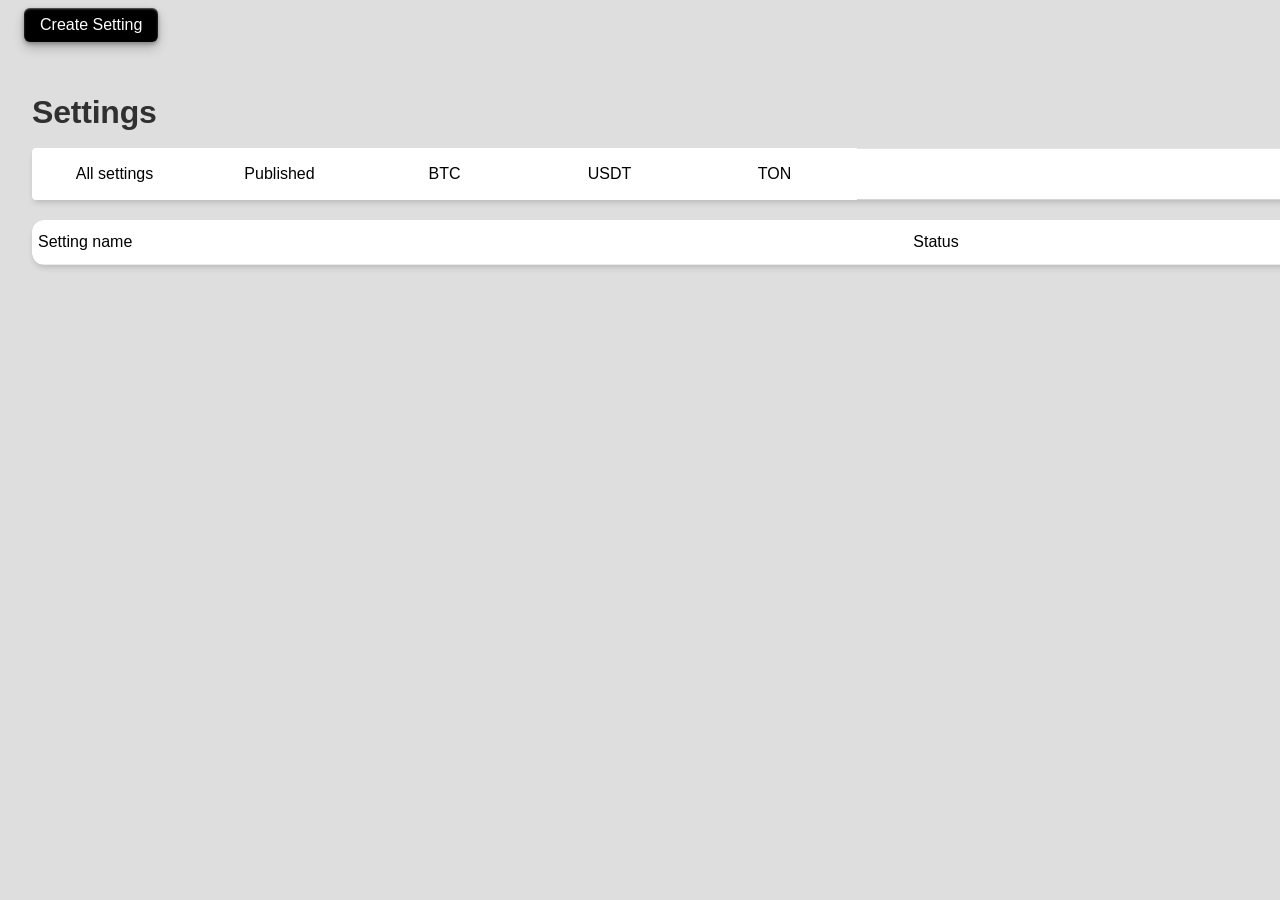
<file: index.html>
<!DOCTYPE html>
<html lang="uk">
  <head>
    <meta charset="UTF-8" />
    <meta name="viewport" content="width=device-width, initial-scale=1.0" />
    <title>Settings</title>

    <!-- CSS -->
    <link rel="stylesheet" href="resources/reset.css" />
    <link rel="stylesheet" href="scss/styles.css" />
    <link rel="stylesheet" href="https://rsms.me/inter/inter.css" />
    <link
      href="https://fonts.googleapis.com/css2?family=Roboto:wght@400;700&display=swap"
      rel="stylesheet"
    />

    <style>
      body {
        background-color: rgb(222, 222, 222);
        color: rgb(0, 0, 0);
        font-family: "Inter", sans-serif;
      }
      a {
        color: rgb(0, 0, 0);
        text-decoration: underline;
      }
      table {
        border-collapse: collapse;
        width: 100%;
      }
      th {
        font-weight: normal;
      }
      .hidden {
        display: none !important;
      }
      .active-status1 {
        color: green;
        font-weight: bold;
      }
      .draft-status1 {
        color: gray;
        font-style: italic;
      }

      /* Вирівнювання заголовка і кнопки */
      .header-row {
        display: flex;
        justify-content: space-between;
        align-items: center;
        margin-bottom: 20px;
      }
      .settings1 {
        font-size: 2rem;
        margin: 0;
      }
      .btn-link {
        background-color: #000;
        color: #fff;
        padding: 8px 16px;
        border-radius: 6px;
        text-decoration: none;
        font-weight: 500;
        font-family: "Inter", sans-serif;
      }
      .btn-link:hover {
        background-color: #333;
      }
    </style>
  </head>
  <body>
    <div class="containerr">
      <div class="header-row">
        <h1 class="settings1">Settings</h1>
        <a href="#" id="createSettingBtn" class="btn-link">Create Setting</a>
      </div>

      <div class="menu1">
        <a href="#" class="menu-item1">All settings</a>
        <a href="#" class="menu-item1">Published</a>
        <a href="#" class="menu-item1">BTC</a>
        <a href="#" class="menu-item1">USDT</a>
        <a href="#" class="menu-item1">TON</a>
      </div>

      <div id="emptyState" class="hidden">
        <img src="Group 182.png" alt="chair" />
        <p>Oopsie, seems that you have no formulas yet</p>
        <p>Create your first formula!</p>
        <a href="formula.html" class="plus-button3">+</a>
      </div>

      <table class="list1" id="settingsTable">
        <thead>
          <tr>
            <th class="first-line1">Setting name</th>
            <th class="second-line1">Status</th>
            <th class="third-line1"></th>
          </tr>
        </thead>
        <tbody id="settingsList"></tbody>
      </table>

      <template id="settingTemplate">
        <tr class="setting-line">
          <td class="first-line1">
            <a href="#" class="setting-link">Назва</a>
          </td>
          <td class="second-line1">
            <div class="setting-status">Статус</div>
          </td>
          <td class="third-line1">
            <button class="remove-button">
              <img
                class="delete-button1"
                src="Delete.png"
                aria-label="Delete"
              />
            </button>
          </td>
        </tr>
      </template>

      <script type="application/json" id="stateJson">
        {
          "settings": [
            { "id": 1, "title": "Content", "status": "draft" },
            { "id": 2, "title": "Content", "status": "active" },
            { "id": 3, "title": "Content", "status": "active" },
            { "id": 4, "title": "Content", "status": "active" },
            { "id": 5, "title": "Content", "status": "draft" }
          ]
        }
      </script>

      <script src="scripts/setting-page.js" defer></script>
    </div>
  </body>
</html>
</file>
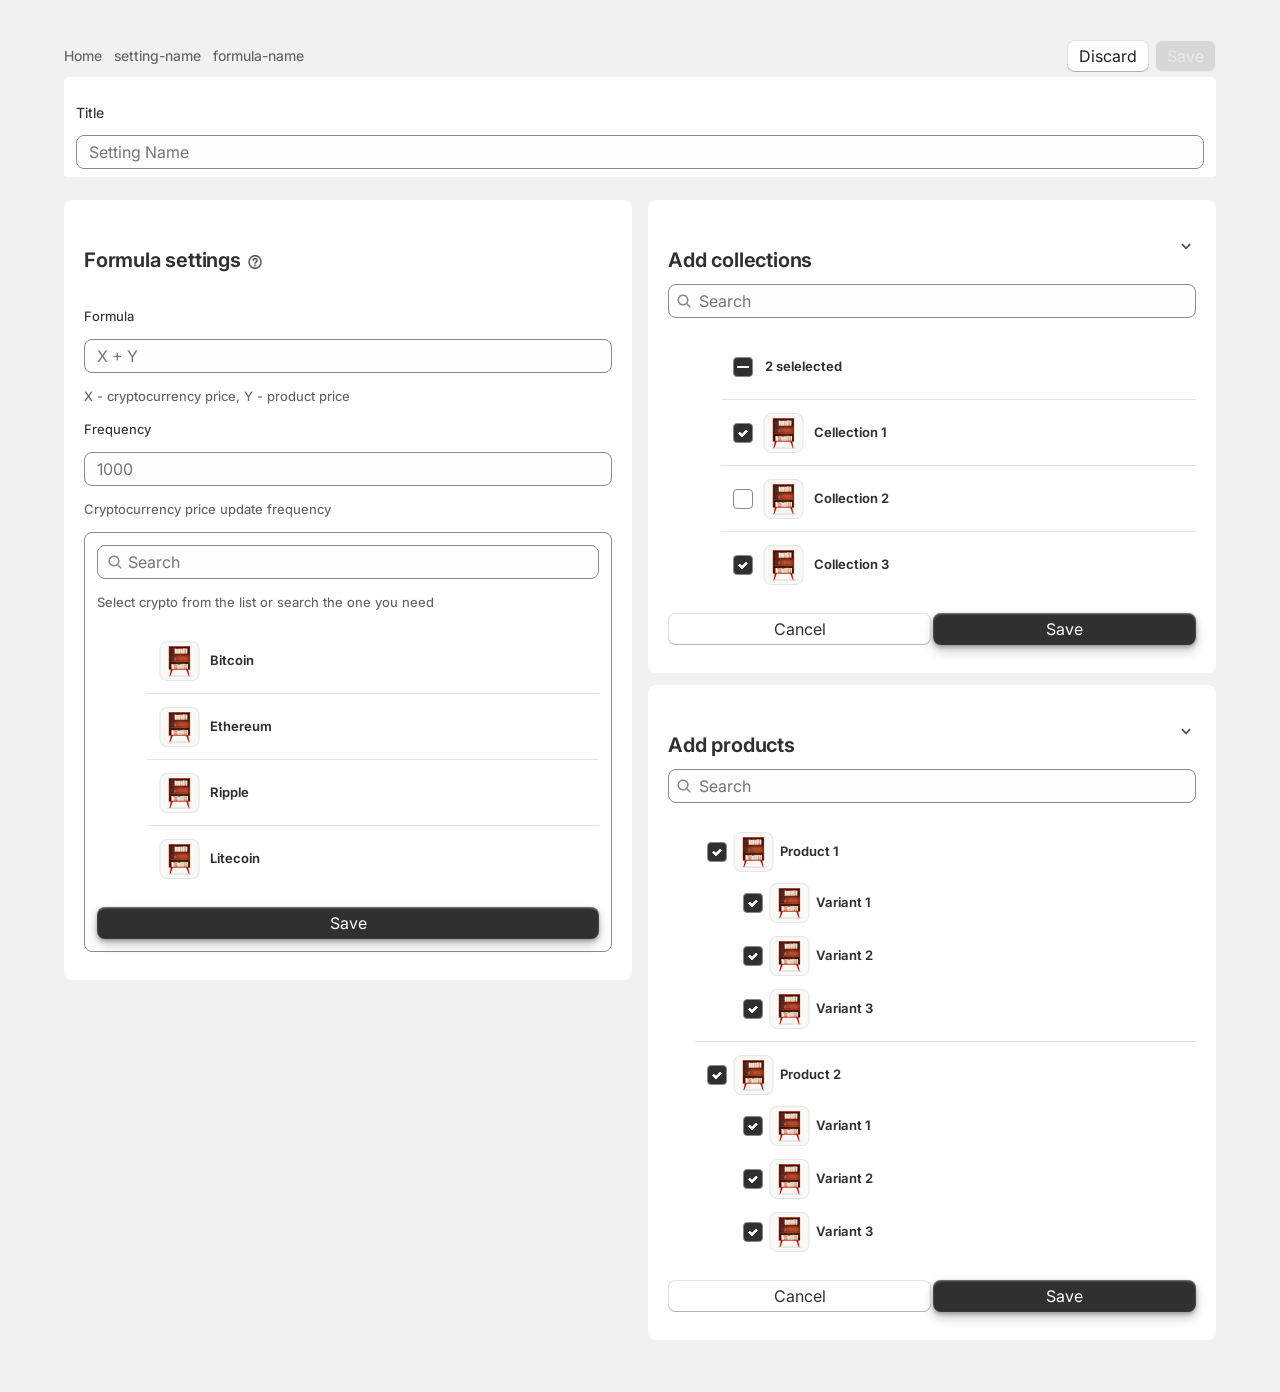
<file: formula.html>
<!DOCTYPE html>
<html lang="en">
  <head>
    <meta charset="UTF-8" />
    <meta name="viewport" content="width=device-width, initial-scale=1.0" />
    <link rel="stylesheet" href="resources/reset.css" />
    <link rel="stylesheet" href="scss/styles.css" />

    <link
      href="https://fonts.googleapis.com/css2?family=Inter:ital,opsz,wght@0,14..32,100..900;1,14..32,100..900&display=swap"
      rel="stylesheet"
    />
    <title>Formula</title>
  </head>
  <body>
    <div class="container">
      <header class="wrapper">
        <nav class="headers-wrapper">
          <a href="index.html" class="headers">Home</a>
          <a href="settings.html" class="headers">setting-name</a>
          <a href="formula.html" class="headers">formula-name</a>
        </nav>
        <div class="btn-wrapper">
          <button class="btn">Discard</button>
          <button class="btn disabled" disabled>Save</button>
        </div>
      </header>
      <div class="input-wrapper">
        <p class="title">Title</p>
        <input type="text" class="input" placeholder="Setting Name" />
      </div>
      <div class="section">
        <div class="formula">
          <div class="formula-wrapper">
            <h3 class="formula-text">Formula settings</h3>
            <img src="QuestionCircle.png" alt="" class="questioncircle-icon" />
          </div>
          <div class="label">
            <p class="label-text">Formula</p>
            <input type="text" placeholder="X + Y" class="input" />
            <p class="label-bottom-text">
              X - cryptocurrency price, Y - product price
            </p>
          </div>
          <div class="label">
            <p class="label-text">Frequency</p>
            <input type="text" placeholder="1000" class="input" />
            <p class="label-bottom-text">
              Cryptocurrency price update frequency
            </p>
          </div>
          <div class="box">
            <img src="Search icon.png" alt="search icon" class="box-icon" />
            <input type="text" placeholder="Search" class="input box-input" />
            <p class="box-text">
              Select crypto from the list or search the one you need
            </p>
            <ul class="box-list">
              <li class="box-list-item">
                <img src="↪️ Thumbnail.png" alt="thumbnail" />
                <p class="box-list-item-text">Bitcoin</p>
              </li>
              <li class="box-list-item">
                <img src="↪️ Thumbnail.png" alt="thumbnail" />
                <p class="box-list-item-text">Ethereum</p>
              </li>
              <li class="box-list-item">
                <img src="↪️ Thumbnail.png" alt="thumbnail" />
                <p class="box-list-item-text">Ripple</p>
              </li>
              <li class="box-list-item">
                <img src="↪️ Thumbnail.png" alt="thumbnail" />
                <p class="box-list-item-text">Litecoin</p>
              </li>
            </ul>
            <button class="box-btn">Save</button>
          </div>
        </div>
        <div class="inner-section">
          <div class="collections">
            <h3 class="collections-text">Add collections</h3>
            <img src="CaretDown.png" alt="arrow" class="arrow-icon" />
            <img
              src="Search icon.png"
              alt="search icon"
              class="collections-icon"
            />
            <input type="text" placeholder="Search" class="input box-input" />

            <ul class="box-list">
              <li class="box-list-item">
                <div class="checkbox-wrapper">
                  <label class="custom-checkbox">
                    <input type="checkbox" class="checkbox" checked />
                    <span class="line"></span>
                  </label>
                  <p class="box-list-item-text">2 selelected</p>
                </div>
              </li>
              <li class="box-list-item">
                <label class="custom-checkbox">
                  <input type="checkbox" class="checkbox" checked />
                  <span class="checkbox-checkmark"></span>
                </label>
                <img src="↪️ Thumbnail.png" alt="thumbnail" />
                <p class="box-list-item-text">Cellection 1</p>
              </li>
              <li class="box-list-item">
                <label class="custom-checkbox">
                  <input type="checkbox" class="checkbox" />
                  <span class="checkbox-checkmark"></span>
                </label>

                <img src="↪️ Thumbnail.png" alt="thumbnail" />
                <p class="box-list-item-text">Collection 2</p>
              </li>
              <li class="box-list-item">
                <label class="custom-checkbox">
                  <input type="checkbox" class="checkbox" checked />
                  <span class="checkbox-checkmark"></span>
                </label>
                <img src="↪️ Thumbnail.png" alt="thumbnail" />
                <p class="box-list-item-text">Collection 3</p>
              </li>
            </ul>
            <div class="collections-btn-wrapper">
              <button class="collections-btn-cancel">Cancel</button>
              <button class="collections-btn-save">Save</button>
            </div>
          </div>

          <div class="collections">
            <h3 class="collections-text">Add products</h3>
            <img src="CaretDown.png" alt="arrow" class="arrow-icon" />
            <img
              src="Search icon.png"
              alt="search icon"
              class="collections-icon"
            />
            <input type="text" placeholder="Search" class="input box-input" />

            <ul class="product-list">
              <li class="product-list-item">
                <div class="product-box">
                  <label class="custom-checkbox">
                    <input type="checkbox" class="checkbox" checked />
                    <span class="checkbox-checkmark"></span>
                  </label>

                  <img src="↪️ Thumbnail.png" alt="thumbnail" />
                  <p class="box-list-item-text">Product 1</p>
                </div>
                <ul class="variant-products">
                  <li class="variants">
                    <label class="custom-checkbox">
                      <input type="checkbox" class="checkbox" checked />
                      <span class="checkbox-checkmark"></span>
                    </label>
                    <img src="↪️ Thumbnail.png" alt="thumbnail" />
                    <p class="box-list-item-text">Variant 1</p>
                  </li>
                  <li class="variants">
                    <label class="custom-checkbox">
                      <input type="checkbox" class="checkbox" checked />
                      <span class="checkbox-checkmark"></span>
                    </label>
                    <img src="↪️ Thumbnail.png" alt="thumbnail" />
                    <p class="box-list-item-text">Variant 2</p>
                  </li>
                  <li class="variants">
                    <label class="custom-checkbox">
                      <input type="checkbox" class="checkbox" checked />
                      <span class="checkbox-checkmark"></span>
                    </label>
                    <img src="↪️ Thumbnail.png" alt="thumbnail" />
                    <p class="box-list-item-text">Variant 3</p>
                  </li>
                </ul>
              </li>
              <li class="product-list-item">
                <div class="product-box">
                  <label class="custom-checkbox">
                    <input type="checkbox" class="checkbox" checked />
                    <span class="checkbox-checkmark"></span>
                  </label>

                  <img src="↪️ Thumbnail.png" alt="thumbnail" />
                  <p class="box-list-item-text">Product 2</p>
                </div>
                <ul class="variant-products">
                  <li class="variants">
                    <label class="custom-checkbox">
                      <input type="checkbox" class="checkbox" checked />
                      <span class="checkbox-checkmark"></span>
                    </label>
                    <img src="↪️ Thumbnail.png" alt="thumbnail" />
                    <p class="box-list-item-text">Variant 1</p>
                  </li>
                  <li class="variants">
                    <label class="custom-checkbox">
                      <input type="checkbox" class="checkbox" checked />
                      <span class="checkbox-checkmark"></span>
                    </label>
                    <img src="↪️ Thumbnail.png" alt="thumbnail" />
                    <p class="box-list-item-text">Variant 2</p>
                  </li>
                  <li class="variants">
                    <label class="custom-checkbox">
                      <input type="checkbox" class="checkbox" checked />
                      <span class="checkbox-checkmark"></span>
                    </label>
                    <img src="↪️ Thumbnail.png" alt="thumbnail" />
                    <p class="box-list-item-text">Variant 3</p>
                  </li>
                </ul>
              </li>
            </ul>
            <div class="collections-btn-wrapper">
              <button class="collections-btn-cancel">Cancel</button>
              <button class="collections-btn-save">Save</button>
            </div>
          </div>
        </div>
      </div>
    </div>
  </body>
</html>
</file>
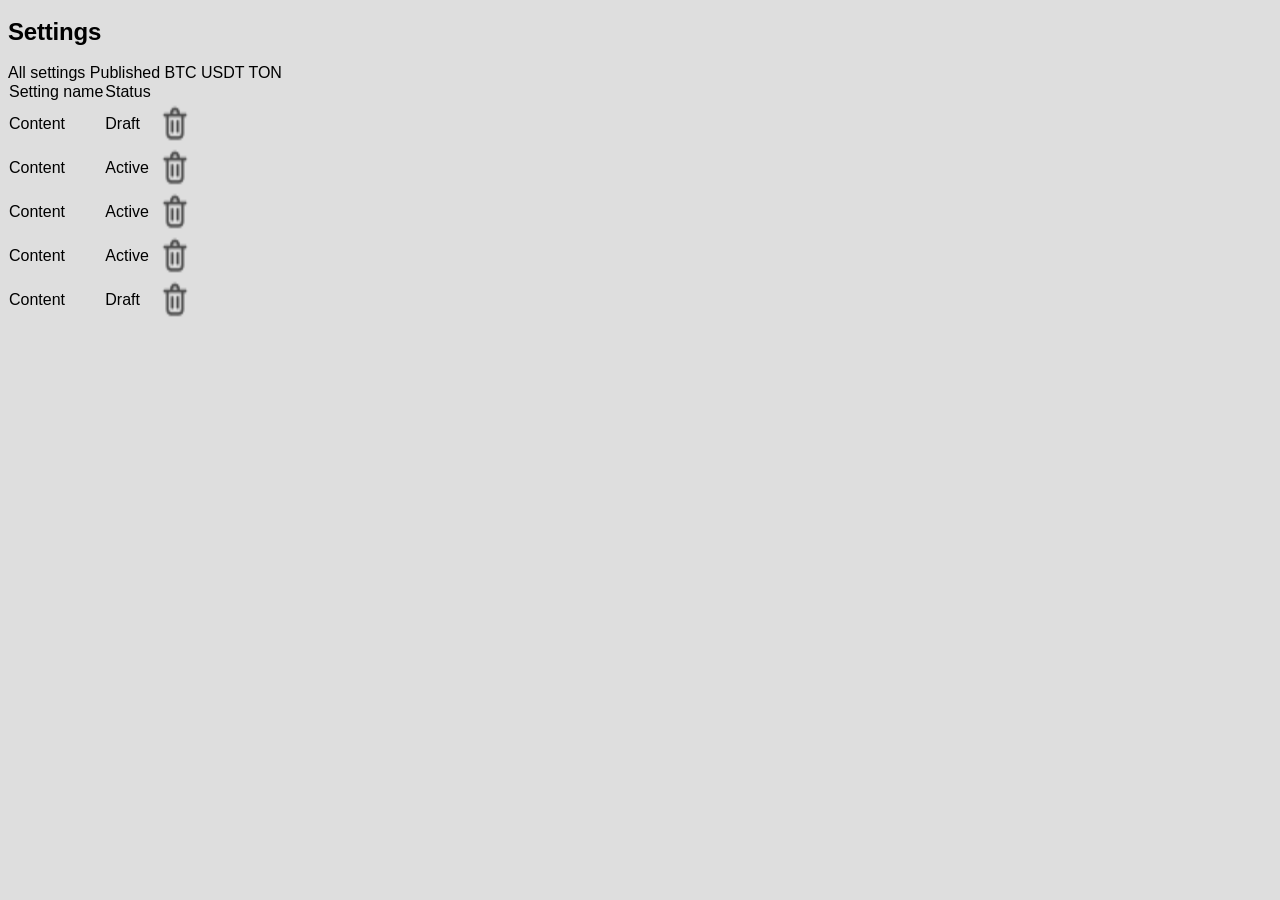
<file: index.html.html>
<!DOCTYPE html>
<html lang="uk">
  <head>
    <meta charset="UTF-8" />
    <meta name="viewport" content="width=device-width, initial-scale=1.0" />
    <title>Settings</title>

    <!-- Підключення CSS -->
    <link rel="stylesheet" href="resources/reset.css" />
    <link rel="stylesheet" href="resources/styles.css" />
    
    <link rel="stylesheet" href="https://rsms.me/inter/inter.css">

    <!-- Google Fonts -->

    <link
      href="https://fonts.googleapis.com/css2?family=Roboto:wght@400;700&display=swap"
      rel="stylesheet"
      
    />

    <style>
      body {
        background-color: rgb(222, 222, 222);
        color: rgb(0, 0, 0);
        font-family: "Inter", sans-serif;
      }
      a {
        color: rgb(0, 0, 0);
        text-decoration: underline;
      }
      table {
        border-collapse: collapse;
      }
      th {
        font-weight: normal;
      }
    </style>
  </head>
  <body>
    <h1 class="settings">Settings</h1>

    <div class="menu">
      <a href="#" class="menu-item">All settings</a>
      <a href="#" class="menu-item">Published</a>
      <a href="#" class="menu-item">BTC</a>
      <a href="#" class="menu-item">USDT</a>
      <a href="#" class="menu-item">TON</a>
    </div>

    <table class="list">
      <thead>
        <tr>
          <th class="first-line">Setting name</th>
          <th class="second-line">Status</th>
          <th class="third-line"></th>
        </tr>
      </thead>
      <tbody>
        <tr>
          <td class="first-line">
            <a href="#"> Content </a>
          </td>
          <td class="second-line"><div class="draft-status">Draft</div></td>
          <td class="third-line">
            <button>
              <img class="delete-button" src="Delete.png" aria-label="Delete" />
            </button>
          </td>
        </tr>
        <tr>
          <td class="first-line">
            <a href="#">Content</a>
          </td>
          <td class="second-line"><div class="active-status">Active</div></td>
          <td class="third-line">
            <button>
              <img class="delete-button" src="Delete.png" aria-label="Delete" />
            </button>
          </td>
          
          </td>
        </tr>
        <tr>
          <td class="first-line">
            <a href="#">Content</a>
          </td>
          <td class="second-line"><div class="active-status">Active</div></td>
           <td class="third-line">
            <button>
              <img class="delete-button" src="Delete.png" aria-label="Delete" />
            </button>
          </td>

          </td>
        </tr>
        <tr>
          <td class="first-line">
            <a href="#">Content</a>
          </td>
          <td class="second-line"><div class="active-status">Active</div></td>
         <td class="third-line">
            <button>
              <img class="delete-button" src="Delete.png" aria-label="Delete" />
            </button>
          </td>
          </td>
        </tr>
        <tr>
          <td class="first-line">
            <a href="#">Content</a>
          </td>
          <td class="second-line"><div class="draft-status">Draft</div></td>
           <td class="third-line">
            <button>
              <img class="delete-button" src="Delete.png" aria-label="Delete" />
            </button>
          </td>
          </td>
        </tr>
      </tbody>
    </table>
  </body>
</html>
</file>
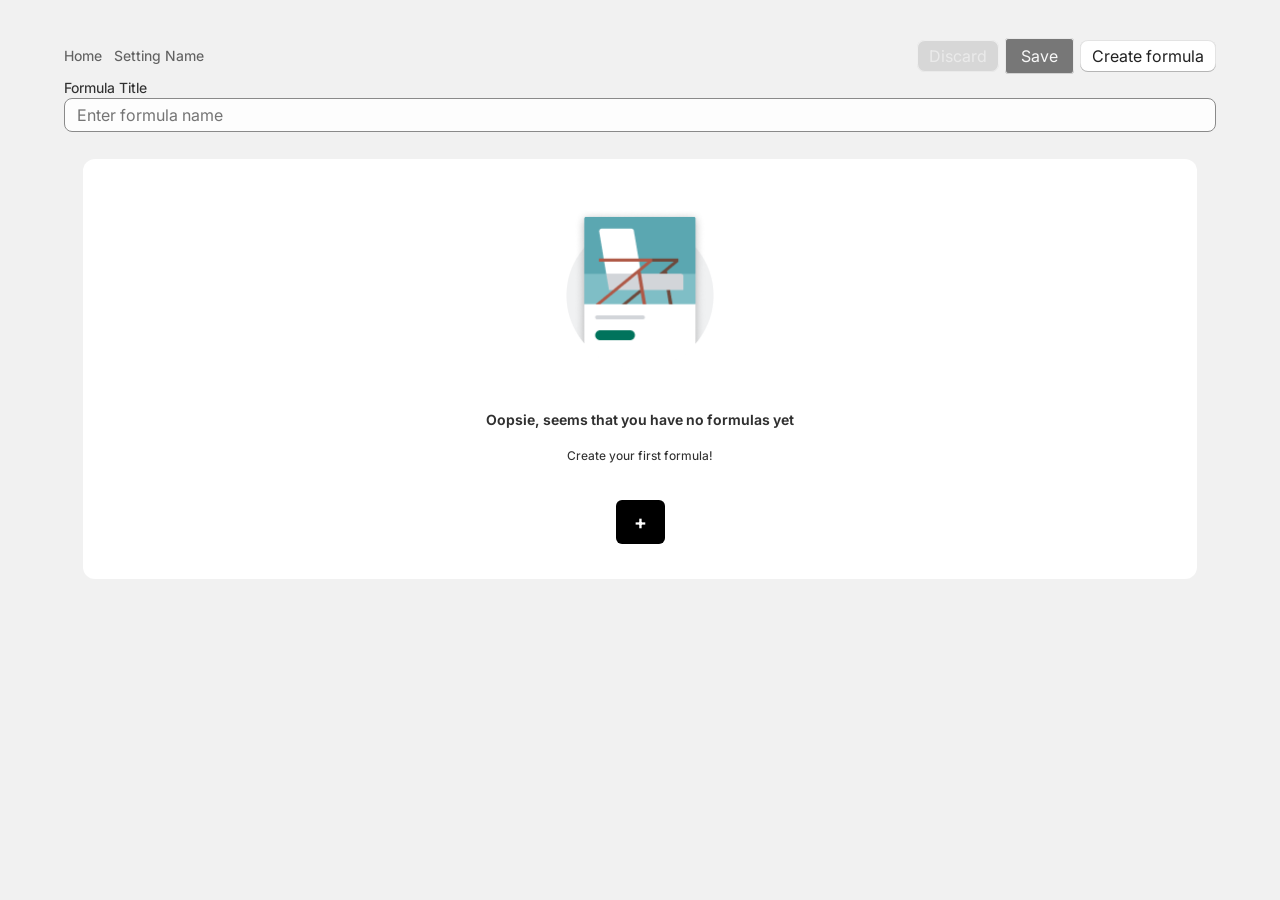
<file: setting.html>
<!DOCTYPE html>
<html lang="en">
  <head>
    <meta charset="UTF-8" />
    <meta name="viewport" content="width=device-width, initial-scale=1.0" />
    <link rel="stylesheet" href="resources/reset.css" />
    <link rel="stylesheet" href="scss/styles.css" />
    <link
      href="https://fonts.googleapis.com/css2?family=Inter:ital,wght@0,100;0,400;1,100&display=swap"
      rel="stylesheet"
    />
    <title>Setting</title>
    <style>
      .formula-row {
        display: flex;
        justify-content: space-between;
        align-items: center;
        gap: 12px;
      }

      .formula-link {
        flex-grow: 1;
      }

      .icons-wrapper {
        display: flex;
        gap: 8px;
      }

      .formula-edit-input {
        font-size: 1rem;
        padding: 4px 8px;
        width: 100%;
        border: 1px solid #ccc;
        border-radius: 4px;
      }

      .btn.save {
        background-color: black;
        color: white;
        border: none;
        padding: 8px 16px;
        border-radius: 4px;
        cursor: pointer;
      }

      .btn.save.disabled {
        opacity: 0.5;
        cursor: not-allowed;
      }

      .create-formula-btn {
        display: inline-flex;
        align-items: center;
        justify-content: center;
        gap: 8px;
        margin-top: 20px;
        padding: 10px 18px;
        background-color: black;
        color: white;
        text-decoration: none;
        font-weight: 500;
        border-radius: 6px;
        font-size: 1rem;
        transition: background-color 0.2s ease;
      }

      .create-formula-btn:hover {
        background-color: #222;
      }

      .plus-icon {
        font-size: 1.2rem;
        font-weight: bold;
      }
    </style>
  </head>
  <body>
    <div class="container">
      <header class="wrapper">
        <nav class="headers-wrapper">
          <a href="index.html" class="headers">Home</a>
          <a href="settings.html" class="headers">Setting Name</a>
        </nav>
        <div class="btn-wrapper">
          <button class="btn discard disabled" disabled>Discard</button>
          <button class="btn save disabled" disabled>Save</button>
          <button class="btn create-formula">Create formula</button>
        </div>
      </header>

      <div class="setting-form-wrapper">
        <label for="settingTitle" class="title">Formula Title</label>
        <input
          type="text"
          id="settingTitle"
          class="input settingTitleInput"
          placeholder="Enter formula name"
          disabled
        />
      </div>

      <div class="img-wrapper">
        <img src="Group 182.png" alt="chair" class="img" />
        <p class="text">Oopsie, seems that you have no formulas yet</p>
        <p class="little-text">Create your first formula!</p>
        <a href="formula.html" class="create-formula-btn">
          <span class="plus-icon">+</span>
        </a>
      </div>

      <div class="formulas-wrapper hidden">
        <h3 class="h3">Formulas</h3>
        <ul class="formula-list"></ul>
      </div>

      <li class="formulaTemplateElem hidden">
        <div class="formula-row">
          <span class="formula-link">Formula Title</span>
          <div class="icons-wrapper">
            <a href="#" class="list-btn editBtn">
              <img src="Edit.png" alt="edit icon" />
            </a>
            <button class="list-btn removeBtn">
              <img src="Delete.png" alt="delete icon" />
            </button>
          </div>
        </div>
      </li>
    </div>

    <script>
      const input = document.querySelector(".settingTitleInput");
      const saveBtn = document.querySelector(".save");
      const discardBtn = document.querySelector(".discard");
      const createBtn = document.querySelector(".create-formula");
      const formulaList = document.querySelector(".formula-list");
      const emptyState = document.querySelector(".img-wrapper");
      const formulasWrapper = document.querySelector(".formulas-wrapper");
      const template = document.querySelector(".formulaTemplateElem");

      let formulas = [];

      createBtn.addEventListener("click", () => {
        input.removeAttribute("disabled");
        input.value = "";
        input.focus();

        saveBtn.disabled = true;
        discardBtn.disabled = true;
        saveBtn.classList.add("disabled");
        discardBtn.classList.add("disabled");
      });

      input.addEventListener("input", () => {
        const hasText = input.value.trim() !== "";
        saveBtn.disabled = !hasText;
        discardBtn.disabled = !hasText;
        saveBtn.classList.toggle("disabled", !hasText);
        discardBtn.classList.toggle("disabled", !hasText);
      });

      discardBtn.addEventListener("click", () => {
        input.value = "";
        input.setAttribute("disabled", true);
        saveBtn.disabled = true;
        discardBtn.disabled = true;
        saveBtn.classList.add("disabled");
        discardBtn.classList.add("disabled");
      });

      saveBtn.addEventListener("click", () => {
        const title = input.value.trim();
        if (!title) return;

        const newFormula = {
          id: Date.now(),
          title: title,
        };

        formulas.push(newFormula);
        renderFormula(newFormula);

        input.value = "";
        input.setAttribute("disabled", true);
        saveBtn.disabled = true;
        discardBtn.disabled = true;
        saveBtn.classList.add("disabled");
        discardBtn.classList.add("disabled");
      });

      function renderFormula(formula) {
        const clone = template.cloneNode(true);
        clone.classList.remove("hidden");
        clone.id = formula.id;

        const titleElem = clone.querySelector(".formula-link");
        titleElem.textContent = formula.title;

        const editBtn = clone.querySelector(".editBtn");
        editBtn.addEventListener("click", (e) => {
          e.preventDefault();
          const inputEdit = document.createElement("input");
          inputEdit.type = "text";
          inputEdit.value = formula.title;
          inputEdit.className = "formula-edit-input";

          clone
            .querySelector(".formula-row")
            .replaceChild(inputEdit, titleElem);
          inputEdit.focus();

          inputEdit.addEventListener("blur", () => {
            const newTitle = inputEdit.value.trim();
            if (newTitle) {
              formula.title = newTitle;
              titleElem.textContent = newTitle;
            }
            clone
              .querySelector(".formula-row")
              .replaceChild(titleElem, inputEdit);
          });

          inputEdit.addEventListener("keydown", (e) => {
            if (e.key === "Enter") inputEdit.blur();
          });
        });

        const removeBtn = clone.querySelector(".removeBtn");
        removeBtn.addEventListener("click", () => {
          formulas = formulas.filter((f) => f.id !== formula.id);
          clone.remove();
          toggleEmptyState();
        });

        formulaList.appendChild(clone);
        toggleEmptyState();
      }

      function toggleEmptyState() {
        if (formulas.length === 0) {
          formulasWrapper.classList.add("hidden");
          emptyState.classList.remove("hidden");
        } else {
          emptyState.classList.add("hidden");
          formulasWrapper.classList.remove("hidden");
        }
      }
    </script>
  </body>
</html>
</file>
<file: scss/styles.css>
.create-formula-btn {
  display: inline-flex;
  align-items: center;
  justify-content: center;
  gap: 8px;
  margin-top: 20px;
  padding: 10px 18px;
  background-color: black;
  color: white;
  text-decoration: none;
  font-weight: 500;
  border-radius: 6px;
  font-size: 1rem;
  transition: background-color 0.2s ease;
}

.create-formula-btn:hover {
  background-color: #222;
}

.plus-icon {
  font-size: 1.2rem;
  font-weight: bold;
}
.btn.save {
  background-color: black;
  color: white;
  border: none;
  padding: 8px 16px;
  border-radius: 20px;
  cursor: pointer;
}

.btn.save.disabled {
  opacity: 0.5;
  cursor: not-allowed;
}
.title-section {
  /* трохи ширше та вирівняний до лівого краю */
  width: calc(140% - 40px);
  max-width: 1120px;
  margin: 4px;
  margin-left: 8px;
  
  /* top right bottom left — праворуч auto, ліворуч 32px => приклеєно до лівого краю */
  background: #fff;
  border-radius: 4px;
  padding: 12px 14px;
  box-shadow: 0 6px 14px rgba(0, 0, 0, 0.06);
  display: flex;
  align-items: center;
  gap: 16px;
}

/* ...existing code... */
/* ...existing code... */

/* black label on top-left (keeps small) */
.title-section .title {
  color: #111;
  font-weight: 600;
  font-size: 14px;
  margin: 0;
  min-width: 64px;
}

/* container for input + actions (flex grows) */
.title-section .title-content {
  display: flex;
  align-items: center;
  gap: 12px;
  flex: 1;
}

/* inline create form that sits inside the card */
.create-setting-form {
  display: flex;
  align-items: center;
  gap: 12px;
  width: 100%;
}

/* input fills available space */
.create-setting-input {
  flex: 1;
  padding: 10px 14px;
  border-radius: 8px;
  border: 1px solid #e6e6e6;
  background: #f8f8f8;
  font-size: 14px;
  outline: none;
}

/* actions on the right */
.create-setting-actions {
  display: flex;
  gap: 8px;
  align-items: center;
}

/* keep buttons compact */
.create-setting-actions .btn {
  padding: 8px 12px;
  border-radius: 8px;
}

/* ensure original hidden utility */
.hidden {
  display: none !important;
}
/*# sourceMappingURL=styles.css.map */
#emptyState {
  margin-top: 100px;
  margin-right: 120px;
  text-align: center;
  padding: 40px 20px;
  color: #555;
}
.setting-line {
  transition: background-color 0.3s ease;
}

.setting-link {
  font-weight: 500;
  text-decoration: underline;
  color: inherit;
}

.setting-status {
  padding: 4px 8px;
  border-radius: 4px;
  font-size: 0.9rem;
  background-color: #ccc;
  display: inline-block;
}

.active-status1 {
  background-color: #4caf50;
  color: white;
}

.remove-button {
  background: none;
  border: none;
  cursor: pointer;
  padding: 4px;
}

.hidden {
  display: none !important;
}
body {
  font-family: "Inter", sans-serif;
  font-style: normal;
  background-color: #f1f1f1;
}

.containerr {
  width: 100%;
  padding: 0 16px;
  display: -webkit-box;
  display: -ms-flexbox;
  display: flex;
  -webkit-box-orient: vertical;
  -webkit-box-direction: normal;
  -ms-flex-direction: column;
  flex-direction: column;
  gap: 16px;
}
.index-wrapperr {
  margin-top: 20px;
  display: -webkit-box;
  display: -ms-flexbox;
  display: flex;
  -webkit-box-pack: justify;
  -ms-flex-pack: justify;
  justify-content: space-between;
  -webkit-box-align: center;
  -ms-flex-align: center;
  align-items: center;
}
body {
  font-family: "Roboto", Arial, sans-serif;
  background: #f5f5f5;
  color: #222;
  transition: 0.3s all ease;
}
@media (min-width: 768px) {
  .container {
    gap: 20px;
  }
}

@media (min-width: 1440px) {
  .container {
    padding: 0 30px;
    gap: 27px;
  }
}
body .container {
  max-width: 1200px;
  margin: 0 auto;
  padding: 24px;
}
body .container .card {
  background: #fff;
  border: 3px solid #2ecc71;
  border-radius: 8px;
  box-shadow: 0 2px 8px rgba(0, 0, 0, 0.1);
  padding: 20px;
  margin-bottom: 20px;
}
body .container .card h2 {
  font-family: "Montserrat", Arial, sans-serif;
  color: #3498db;
  font-size: clamp(20px, 2vw, 32px);
}
body .container .card p {
  color: rgb(8.5, 8.5, 8.5);
}
body .container .card:hover {
  background: rgb(209.304, 244.696, 224.312);
}

@media (max-width: 768px) {
  .container {
    padding: 12px;
  }
  .container .card {
    padding: 12px;
  }
  .container .card h2 {
    font-size: clamp(18px, 2vw, 26px);
  }
}
@media (max-width: 480px) {
  .container {
    padding: 4px;
  }
  .container .card {
    padding: 8px;
  }
  .container .card h2 {
    font-size: clamp(16px, 2vw, 22px);
  }
}
.setting-item.active1 {
  background-color: #e0f7fa;
}

.delete-button1 {
  /* Delete */
  width: 20px;
  height: 20px;
  /* Inside auto layout */
  flex: none;
  order: 0;
  flex-grow: 0;
}

/* filters */
.menu1 {
  display: flex;
  overflow: hidden;
  flex-direction: row;
  align-items: center;
  padding: 0px;
  background-color: #FFFFFF;
  position: absolute;
  width: 1376px;
  height: 52px;
  left: 32px;
  top: 148px;
  /* shadow-300 */
  box-shadow: 0px 4px 6px -2px rgba(26, 26, 26, 0.2), inset 1px 0px 0px rgba(0, 0, 0, 0.13), inset -1px 0px 0px rgba(0, 0, 0, 0.13), inset 0px -1px 0px rgba(0, 0, 0, 0.17), inset 0px 1px 0px rgba(204, 204, 204, 0.5);
  border-radius: 4px;
}

.menu-item1 {
  /* Heading */
  box-sizing: border-box;
  /* Auto layout */
  display: flex;
  flex-direction: row;
  justify-content: center;
  align-items: center;
  padding: 12px 6px;
  width: 165px;
  height: 52px;
  background: #FFFFFF;
  /* Inside auto layout */
  flex: none;
  order: 0;
  flex-grow: 0;
}

.class-bl1 {
  /* Content */
  width: 50px;
  height: 20px;
  /* Body/body-md/underline */
  font-family: "Inter";
  font-style: normal;
  font-weight: 450;
  font-size: 13px;
  line-height: 20px;
  /* identical to box height, or 154% */
  text-decoration-line: underline;
  color: #005BD3;
  font-variation-settings: "slnt" 0;
  /* Inside auto layout */
  flex: none;
  order: 0;
  flex-grow: 0;
}

.menu-item1:focus {
  border-bottom: 2px solid #29845A;
}

.list1 {
  /* Data table/none/false */
  /* Auto layout */
  display: flex;
  overflow: hidden;
  flex-direction: column;
  align-items: flex-start;
  padding: 0px;
  position: absolute;
  width: 1376px;
  height: -moz-fit-content;
  height: fit-content;
  left: 32px;
  top: 220px;
  /* shadow-300 */
  box-shadow: 0px 4px 6px -2px rgba(26, 26, 26, 0.2), inset 1px 0px 0px rgba(0, 0, 0, 0.13), inset -1px 0px 0px rgba(0, 0, 0, 0.13), inset 0px -1px 0px rgba(0, 0, 0, 0.17), inset 0px 1px 0px rgba(204, 204, 204, 0.5);
  border-radius: 12px;
}

.first-line1 {
  box-sizing: border-box;
  /* Auto layout */
  flex-direction: row;
  align-items: start;
  text-align: left;
  padding: 0px 6px;
  gap: 8px;
  width: 876px;
  height: 44px;
  background: #FFFFFF;
  border-bottom: 1px solid #EBEBEB;
  /* Inside auto layout */
  flex: none;
  order: 2;
  align-self: stretch;
  flex-grow: 0;
}

.second-line1 {
  box-sizing: border-box;
  /* Auto layout */
  flex-direction: row;
  align-items: start;
  text-align: left;
  padding: 0px 6px;
  gap: 8px;
  width: 369px;
  height: 44px;
  background: #FFFFFF;
  border-bottom: 1px solid #EBEBEB;
  /* Inside auto layout */
  flex: none;
  order: 2;
  align-self: stretch;
  flex-grow: 0;
}

.third-line1 {
  /* ↪️ Cell 1 */
  box-sizing: border-box;
  /* Auto layout */
  flex-direction: row;
  justify-content: center;
  align-items: center;
  text-align: center;
  padding: 12px 12px 12px 6px;
  gap: 8px;
  width: 132px;
  height: 44px;
  background: #FFFFFF;
  border-bottom: 1px solid #EBEBEB;
  /* Inside auto layout */
  flex: none;
  order: 2;
  align-self: stretch;
  flex-grow: 0;
}

.table-body1 {
  /* Table */
  /* Auto layout */
  display: flex;
  flex-direction: row;
  align-items: flex-start;
  padding: 0px;
  width: 1376px;
  height: 484px;
  /* Inside auto layout */
  flex: none;
  order: 0;
  align-self: stretch;
  flex-grow: 0;
}

/* Data table/none/false */
.settings1 {
  /* Settings */
  position: absolute;
  width: 98px;
  height: 32px;
  left: 32px;
  top: 96px;
  /* Heading/heading-xl */
  font-style: normal;
  font-weight: 700;
  font-size: 24px;
  line-height: 32px;
  /* identical to box height, or 133% */
  letter-spacing: -0.2px;
  color: #303030;
}

.active-status1 {
  /* Badge */
  /* Auto layout */
  display: flex;
  flex-direction: row;
  justify-content: center;
  align-items: center;
  padding: 2px 8px;
  width: 52px;
  height: 20px;
  background: #CDFEE1;
  border-radius: 8px;
  /* Inside auto layout */
  flex: none;
  order: 0;
  flex-grow: 0;
  /*background-color: #29845A;
  border-radius: 25%;*/
}

.draft-status1 {
  /* Badge */
  /* Auto layout */
  display: flex;
  flex-direction: row;
  justify-content: center;
  align-items: center;
  padding: 2px 8px;
  width: 45px;
  height: 20px;
  background: rgba(0, 0, 0, 0.06);
  border-radius: 8px;
  /* Inside auto layout */
  flex: none;
  order: 0;
  flex-grow: 0;
}

/*lab3*/
body {
  font-family: "Inter", sans-serif;
  font-style: normal;
  background-color: #f1f1f1;
}

.container {
  padding: 0 30px;
  display: flex;
  flex-direction: column;
  gap: 27px;
}

h1 {
  color: #000;
  text-align: center;
  font-size: 24px;
  font-weight: bold;
  line-height: 32px;
  letter-spacing: -0.2px;
  text-align: start;
}

.nav {
  width: 100%;
  background-color: #fff;
  display: flex;
  height: 52px;
  border-radius: 4px;
  box-shadow: 1px 0 0 0 rgba(0, 0, 0, 0.13) inset;
}

.nav-link {
  color: #000;
  display: flex;
  height: 100%;
  align-items: center;
  justify-content: center;
  padding: 10px 36px;
  min-width: 80px;
  white-space: nowrap;
  flex-shrink: 0;
}

.active-link {
  border-bottom: 2px solid #29845a;
}

.table {
  width: 100%;
  background-color: #fff;
  border-radius: 12px;
  border-collapse: collapse;
}

.table-head {
  text-align: left;
  height: 44px;
  font-weight: normal;
}

.table-head:first-child {
  padding-left: 8px;
}

.table-elem {
  height: 44px;
  border-top: 1px solid #e3e3e3;
}

.delete-icon {
  width: 20px;
  height: 20px;
}

.table-link {
  color: #005bd3;
  padding-left: 8px;
}

.delete-button {
  padding-right: 8px;
  width: 40px;
  height: 40px;
}

.status {
  height: 20px;
}

.active {
  background-color: #cdfee1;
  border-radius: 8px;
  width: 52px;
  color: #0c5132;
  padding: 2px 8px;
}

.draft {
  background-color: #f2f2f2;
  border-radius: 8px;
  width: 45px;
  color: #616161;
  padding: 2px 8px;
}

.wrapper {
  margin-top: 10px;
  width: 100%;
  height: 28px;
  display: flex;
  justify-content: space-between;
  align-items: center;
  margin-bottom: -20px;
}

.headers-wrapper {
  display: flex;
  gap: 12px;
}

.headers {
  color: #616161;
  font-size: 14px;
  font-weight: 450;
  line-height: 20px;
}

.btn-wrapper {
  display: flex;
  align-items: center;
  gap: 6px;
}

.btn {
  padding: 6px 12px;
  border-radius: 8px;
  background-color: #fff;
  box-shadow: 0 -1px 0 0 #b5b5b5 inset, -1px 0 0 0 #e3e3e3 inset, 1px 0 0 0 #e3e3e3 inset, 0 1px 0 0 #e3e3e3 inset;
}

.btn:first-child:hover {
  background-color: #f1f1f1;
  transition-duration: 200ms;
}

.disabled {
  color: #b5b5b5;
  background-color: #000;
  opacity: 0.1;
}

.btn-link {
  color: #fff;
  padding: 6px 12px;
  border-radius: 8px;
  background-color: #fff;
  box-shadow: inset 0 1px 2px rgba(255, 255, 255, 0.4), 0 2px 4px rgba(0, 0, 0, 0.3), 0 6px 12px rgba(0, 0, 0, 0.2);
  background-color: #303030;
}

.btn-link:hover {
  background-color: #0d0d0d;
  transition-duration: 200ms;
}

.input-wrapper {
  background-color: #fff;
  width: 100%;
  height: 100px;
  border-radius: 4px;
  padding: 12px;
  margin-bottom: 36px;
}

.title {
  margin-bottom: 12px;
  color: #303030;
  font-size: 14px;
  font-weight: 450;
  line-height: 20px;
}

.input {
  display: flex;
  padding: 6px 12px 6px;
  align-items: center;
  align-self: stretch;
  border: 1px solid #8a8a8a;
  border-radius: 8px;
  background-color: #fdfdfd;
  width: 100%;
}

.img-wrapper {
  width: 87vw;
  height: 420px;
  background-color: #fff;
  border-radius: 12px;
  margin: auto;
  display: flex;
  flex-direction: column;
  align-items: center;
  padding: 40px 16px 64px;
  margin-bottom: 36px;
}

.text {
  color: #303030;
  font-size: 14px;
  font-weight: 650;
  line-height: 20px;
  margin-bottom: 6px;
}

.img {
  width: 148px;
  margin-bottom: 27px;
}

.little-text {
  color: #303030;
  font-size: 12px;
  font-weight: 450;
  line-height: 16px;
  margin-bottom: 16px;
}

.formulas-wrapper {
  width: 100%;
  border-radius: 8px;
  background-color: #fff;
  padding: 12px;
  margin-bottom: 20px;
}

.h3 {
  color: #303030;
  font-size: 20px;
  font-weight: 650;
  line-height: 24px;
  letter-spacing: -0.2px;
  margin-bottom: 12px;
}

.list-item {
  display: flex;
  justify-content: space-between;
  align-items: center;
  height: 44px;
}

.icons-wrapper {
  display: flex;
  gap: 30px;
}

.section {
  display: flex;
  gap: 16px;
  margin-top: -40px;
  margin-bottom: 20px;
}

.formula {
  width: 50%;
  background-color: #fff;
  border-radius: 8px;
  padding: 28px 20px;
  height: fit-content;
}

.formula-wrapper {
  display: flex;
  gap: 4px;
  margin-bottom: 14px;
}

.formula-text {
  color: #303030;
  font-size: 20px;
  font-weight: 650;
  line-height: 24px;
  letter-spacing: -0.2px;
}

.label {
  margin-bottom: 12px;
}

.label-text {
  color: #303030;
  font-size: 13px;
  font-weight: 450;
  line-height: 20px;
}

.label-bottom-text {
  color: #616161;
  font-size: 13px;
  font-weight: 450;
  line-height: 20px;
}

.box {
  padding: 12px;
  border: 1px solid #8a8a8a;
  border-radius: 8px;
  position: relative;
  white-space: normal;
  overflow-wrap: break-word;
  word-break: break-word;
}

.box-text {
  color: #616161;
  font-size: 13px;
  font-weight: 450;
  line-height: 20px;
  margin-bottom: 4px;
}
.box-list{
  padding-inline-start: 10%;
}
.box-icon {
  position: absolute;
  top: 19px;
  left: 20px;
}

.box-input {
  padding-left: 30px;
}

.box-list-item {
  display: flex;
  align-items: center;
  gap: 10px;
  padding: 12px;
}

.box-list-item:not(:first-child) {
  border-top: 1px solid #e3e3e3;
}

.box-list-item-text {
  color: #303030;
  font-size: 13px;
  font-weight: 650;
  line-height: 15px;
}

.box-btn {
  width: 100%;
  color: #fff;
  padding: 6px 12px;
  border-radius: 8px;
  background-color: #fff;
  box-shadow: inset 0 1px 2px rgba(255, 255, 255, 0.4), 0 2px 4px rgba(0, 0, 0, 0.3), 0 6px 12px rgba(0, 0, 0, 0.2);
  background-color: #303030;
}

.box-btn:hover {
  background-color: #0d0d0d;
  transition-duration: 200ms;
}

.inner-section {
  width: 50%;
  display: flex;
  flex-direction: column;
  gap: 12px;
}

.collections {
  width: 100%;
  background-color: #fff;
  border-radius: 8px;
  padding: 28px 20px;
  position: relative;
}

.collections-icon {
  position: absolute;
  margin-top: 20px;
  top: 71px;
  left: 26px;
}

.collections-text {
  color: #303030;
  font-size: 20px;
  font-weight: 650;
  line-height: 24px;
  letter-spacing: -0.2px;
  margin-bottom: 12px;
}

.checkbox-wrapper {
  display: flex;
  gap: 12px;
  align-items: center;
}

.custom-checkbox {
  display: inline-flex;
  position: relative;
}

.line::before {
  content: "";
  position: absolute;
  top: 50%;
  left: 50%;
  width: 12px;
  height: 2px;
  border-radius: 2px;
  background-color: white;
  transform: translate(-50%, -50%);
}

.line {
  width: 20px;
  height: 20px;
  background-color: #fdfdfd;
  border-radius: 4px;
  border: 1px solid #8a8a8a;
  display: flex;
  align-items: center;
  justify-content: center;
  cursor: pointer;
  transition: background 0.3s ease;
}

.line::after {
  content: "";
  width: 12px;
  height: 2px;
  background-color: white;
  border-radius: 1px;
  opacity: 0;
  transition: opacity 0.2s ease;
}

.checkbox:checked + .line {
  background-color: #303030;
}

.custom-checkbox .checkbox:checked + .line::after {
  opacity: 1;
}

.checkbox:checked + .checkbox-checkmark {
  background-color: #303030;
}

.checkbox-checkmark {
  width: 20px;
  height: 20px;
  background-color: #fdfdfd;
  border-radius: 4px;
  border: 1px solid #8a8a8a;
  display: flex;
  align-items: center;
  justify-content: center;
  cursor: pointer;
  transition: background 0.3s ease;
}

.checkbox-checkmark::after {
  content: "";
  width: 6px;
  height: 9px;
  border: solid white;
  border-width: 0 3px 3px 0;
  border-radius: 1px;
  transform: rotate(45deg);
  opacity: 0;
  transition: opacity 0.2s ease;
}

.custom-checkbox .checkbox:checked + .checkbox-checkmark::after {
  opacity: 1;
}

.checkbox {
  display: none;
}

.collections-btn-wrapper {
  display: flex;
  gap: 2px;
}

.collections-btn-cancel {
  width: 100%;
  color: #303030;
  padding: 6px 12px;
  border-radius: 8px;
  background-color: #fff;
  box-shadow: 0 -1px 0 0 #b5b5b5 inset, -1px 0 0 0 #e3e3e3 inset, 1px 0 0 0 #e3e3e3 inset, 0 1px 0 0 #e3e3e3 inset;
}

.collections-btn-save {
  width: 100%;
  color: #fff;
  padding: 6px 12px;
  border-radius: 8px;
  box-shadow: inset 0 1px 2px rgba(255, 255, 255, 0.4), 0 2px 4px rgba(0, 0, 0, 0.3), 0 6px 12px rgba(0, 0, 0, 0.2);
  background-color: #303030;
}

.collections-btn-save:hover {
  background-color: #0d0d0d;
  transition-duration: 200ms;
}

.collections-btn-cancel:hover {
  background-color: #ececec;
  transition-duration: 200ms;
}

.arrow-icon {
  position: absolute;
  right: 20px;
  top: 36px;
}
.product-list{
  padding-inline-start: 5%;
}
.product-box {
  display: flex;
  gap: 6px;
  align-items: center;
}

.product-list-item {
  display: flex;
  flex-direction: column;
  gap: 10px;
  padding: 12px;
}

.product-list-item:not(:first-child) {
  border-top: 1px solid #e3e3e3;
}

.variant-products {
  padding-left: 36px;
  display: flex;
  flex-direction: column;
  gap: 12px;
}

.variants {
  display: flex;
  gap: 6px;
  align-items: center;
}

.questioncircle-icon {
  /* QuestionCircle */
  width: 20px;
  height: 20px;
  margin-top: 24px;
  /* Inside auto layout */
  flex: none;
  order: 1;
  flex-grow: 0;
}

.mysearch-icon {
  /* Search icon */
  width: 20px;
  height: 20px;
  /* Inside auto layout */
  flex: none;
  order: 0;
  flex-grow: 0;
}/*# sourceMappingURL=styles.css.map */
</file>
<file: resources/styles.css>
.setting-item.active1 {
    background-color: #e0f7fa;
}

.delete-button1 {
    /* Delete */

    width: 20px;
    height: 20px;

    /* Inside auto layout */
    flex: none;
    order: 0;
    flex-grow: 0;
}

/* filters */

.menu1 {
    display: flex;
    overflow: hidden;
    flex-direction: row;
    align-items: center;
    padding: 0px;
    background-color: #FFFFFF;
    position: absolute;
    width: 1376px;
    height: 52px;
    left: 32px;
    top: 148px;

    /* shadow-300 */
    box-shadow: 0px 4px 6px -2px rgba(26, 26, 26, 0.2),
        inset 1px 0px 0px rgba(0, 0, 0, 0.13),
        inset -1px 0px 0px rgba(0, 0, 0, 0.13),
        inset 0px -1px 0px rgba(0, 0, 0, 0.17),
        inset 0px 1px 0px rgba(204, 204, 204, 0.5);
    border-radius: 4px;
}

.menu-item1 {
    /* Heading */

    box-sizing: border-box;

    /* Auto layout */
    display: flex;
    flex-direction: row;
    justify-content: center;
    align-items: center;
    padding: 12px 6px;

    width: 165px;
    height: 52px;

    background: #FFFFFF;

    /* Inside auto layout */
    flex: none;
    order: 0;
    flex-grow: 0;
}

.class-bl1 {
    /* Content */

    width: 50px;
    height: 20px;

    /* Body/body-md/underline */
    font-family: 'Inter';
    font-style: normal;
    font-weight: 450;
    font-size: 13px;
    line-height: 20px;
    /* identical to box height, or 154% */
    text-decoration-line: underline;

    color: #005BD3;
    font-variation-settings: 'slnt' 0;


    /* Inside auto layout */
    flex: none;
    order: 0;
    flex-grow: 0;
}

.menu-item1:focus {
    border-bottom: 2px solid #29845A;
}

.list1 {
    /* Data table/none/false */

    /* Auto layout */
    display: flex;
    overflow: hidden;
    flex-direction: column;
    align-items: flex-start;
    padding: 0px;

    position: absolute;
    width: 1376px;
    height: fit-content;
    left: 32px;
    top: 220px;

    /* shadow-300 */
    box-shadow: 0px 4px 6px -2px rgba(26, 26, 26, 0.2), inset 1px 0px 0px rgba(0, 0, 0, 0.13), inset -1px 0px 0px rgba(0, 0, 0, 0.13), inset 0px -1px 0px rgba(0, 0, 0, 0.17), inset 0px 1px 0px rgba(204, 204, 204, 0.5);
    border-radius: 12px;
}

.first-line1 {

    box-sizing: border-box;

    /* Auto layout */
    flex-direction: row;
    align-items: start;
    text-align: left;
    padding: 0px 6px;
    gap: 8px;

    width: 876px;
    height: 44px;

    background: #FFFFFF;
    border-bottom: 1px solid #EBEBEB;

    /* Inside auto layout */
    flex: none;
    order: 2;
    align-self: stretch;
    flex-grow: 0;

}

.second-line1 {
    box-sizing: border-box;

    /* Auto layout */
    flex-direction: row;
    align-items: start;
    text-align: left;
    padding: 0px 6px;
    gap: 8px;

    width: 369px;
    height: 44px;

    background: #FFFFFF;
    border-bottom: 1px solid #EBEBEB;

    /* Inside auto layout */
    flex: none;
    order: 2;
    align-self: stretch;
    flex-grow: 0;

}

.third-line1 {
    /* ↪️ Cell 1 */

    box-sizing: border-box;

    /* Auto layout */
    flex-direction: row;
    justify-content: center;
    align-items: center;
    text-align: center;
    padding: 12px 12px 12px 6px;
    gap: 8px;

    width: 132px;
    height: 44px;

    background: #FFFFFF;
    border-bottom: 1px solid #EBEBEB;

    /* Inside auto layout */
    flex: none;
    order: 2;
    align-self: stretch;
    flex-grow: 0;
}

.table-body1 {

    /* Table */

    /* Auto layout */
    display: flex;
    flex-direction: row;
    align-items: flex-start;
    padding: 0px;

    width: 1376px;
    height: 484px;


    /* Inside auto layout */
    flex: none;
    order: 0;
    align-self: stretch;
    flex-grow: 0;
}

/* Data table/none/false */

.settings1 {
    /* Settings */

    position: absolute;
    width: 98px;
    height: 32px;
    left: 32px;
    top: 96px;

    /* Heading/heading-xl */
    font-style: normal;
    font-weight: 700;
    font-size: 24px;
    line-height: 32px;
    /* identical to box height, or 133% */
    letter-spacing: -0.2px;

    color: #303030;
}

.active-status1 {
    /* Badge */

    /* Auto layout */
    display: flex;
    flex-direction: row;
    justify-content: center;
    align-items: center;
    padding: 2px 8px;

    width: 52px;
    height: 20px;

    background: #CDFEE1;
    border-radius: 8px;

    /* Inside auto layout */
    flex: none;
    order: 0;
    flex-grow: 0;

    /*background-color: #29845A;
    border-radius: 25%;*/

}

.draft-status1 {
    /* Badge */

    /* Auto layout */
    display: flex;
    flex-direction: row;
    justify-content: center;
    align-items: center;
    padding: 2px 8px;

    width: 45px;
    height: 20px;

    background: rgba(0, 0, 0, 0.06);
    border-radius: 8px;

    /* Inside auto layout */
    flex: none;
    order: 0;
    flex-grow: 0;

}


/*lab3*/


body {
    font-family: "Inter", sans-serif;
    font-style: normal;
    background-color: #f1f1f1;
}

.container {
    padding: 0 30px;
    display: flex;
    flex-direction: column;
    gap: 27px;
}

h1 {
    color: #000;
    text-align: center;
    font-size: 24px;
    font-weight: bold;
    line-height: 32px;
    letter-spacing: -0.2px;
    text-align: start;
}

.nav {
    width: 100%;
    background-color: #fff;
    display: flex;
    height: 52px;
    border-radius: 4px;
    box-shadow: 1px 0 0 0 rgba(0, 0, 0, 0.13) inset;
}

.nav-link {
    color: #000;
    display: flex;
    height: 100%;
    align-items: center;
    justify-content: center;
    padding: 10px 36px;
    min-width: 80px;
    white-space: nowrap;
    flex-shrink: 0;
}

.active-link {
    border-bottom: 2px solid #29845a;
}

.table {
    width: 100%;
    background-color: #fff;
    border-radius: 12px;
    border-collapse: collapse;
}

.table-head {
    text-align: left;
    height: 44px;
    font-weight: normal;
}

.table-head:first-child {
    padding-left: 8px;
}

.table-elem {
    height: 44px;
    border-top: 1px solid #e3e3e3;
}

.delete-icon {
    width: 20px;
    height: 20px;
}

.table-link {
    color: #005bd3;
    padding-left: 8px;
}

.delete-button {
    padding-right: 8px;
    width: 40px;
    height: 40px;
}

.status {
    height: 20px;
}

.active {
    background-color: #cdfee1;
    border-radius: 8px;
    width: 52px;
    color: #0c5132;
    padding: 2px 8px;
}

.draft {
    background-color: #f2f2f2;
    border-radius: 8px;
    width: 45px;
    color: #616161;
    padding: 2px 8px;
}

.wrapper {
    margin-top: 10px;
    width: 100%;
    height: 28px;
    display: flex;
    justify-content: space-between;
    align-items: center;
    margin-bottom: -20px;
}

.headers-wrapper {
    display: flex;
    gap: 12px;
}

.headers {
    color: #616161;
    font-size: 14px;
    font-weight: 450;
    line-height: 20px;
}

.btn-wrapper {
    display: flex;
    align-items: center;
    gap: 6px;
}

.btn {
    padding: 6px 12px;
    border-radius: 8px;
    background-color: #fff;
    box-shadow: 0 -1px 0 0 #b5b5b5 inset, -1px 0 0 0 #e3e3e3 inset,
        1px 0 0 0 #e3e3e3 inset, 0 1px 0 0 #e3e3e3 inset;
}

.btn:first-child:hover {
    background-color: #f1f1f1;
    transition-duration: 200ms;
}

.disabled {
    color: #b5b5b5;
    background-color: #000;
    opacity: 0.1;
}

.btn-link {
    color: #fff;
    padding: 6px 12px;
    border-radius: 8px;
    background-color: #fff;
    box-shadow: inset 0 1px 2px rgba(255, 255, 255, 0.4),
        0 2px 4px rgba(0, 0, 0, 0.3), 0 6px 12px rgba(0, 0, 0, 0.2);
    background-color: #303030;
}

.btn-link:hover {
    background-color: #0d0d0d;
    transition-duration: 200ms;
}

.input-wrapper {
    background-color: #fff;
    width: 100%;
    height: 100px;
    border-radius: 4px;
    padding: 12px;
    margin-bottom: 36px;
}

.title {
    margin-bottom: 12px;
    color: #303030;
    font-size: 14px;
    font-weight: 450;
    line-height: 20px;
}

.input {
    display: flex;
    padding: 6px 12px 6px;
    align-items: center;
    align-self: stretch;
    border: 1px solid #8a8a8a;
    border-radius: 8px;
    background-color: #fdfdfd;
    width: 100%;
}

.img-wrapper {
    width: 800px;
    height: 420px;
    background-color: #fff;
    border-radius: 12px;
    margin: auto;
    display: flex;
    flex-direction: column;
    align-items: center;
    padding: 40px 16px 64px;
    margin-bottom: 36px;
}

.text {
    color: #303030;
    font-size: 14px;
    font-weight: 650;
    line-height: 20px;
    margin-bottom: 6px;
}

.img {
    width: 148px;
    margin-bottom: 27px;
}

.little-text {
    color: #303030;
    font-size: 12px;
    font-weight: 450;
    line-height: 16px;
    margin-bottom: 16px;
}

.formulas-wrapper {
    width: 100%;
    border-radius: 8px;
    background-color: #fff;
    padding: 12px;
    margin-bottom: 20px;
}

.h3 {
    color: #303030;
    font-size: 20px;
    font-weight: 650;
    line-height: 24px;
    letter-spacing: -0.2px;
    margin-bottom: 12px;
}

.list-item {
    display: flex;
    justify-content: space-between;
    align-items: center;
    height: 44px;
}

.icons-wrapper {
    display: flex;
    gap: 30px;
}

.section {
    display: flex;
    gap: 16px;
    margin-top: -40px;
    margin-bottom: 20px;
}

.formula {
    width: 50%;
    background-color: #fff;
    border-radius: 8px;
    padding: 28px 20px;
    height: 800px;
}

.formula-wrapper {
    display: flex;
    gap: 4px;
    margin-bottom: 14px;
}

.formula-text {
    color: #303030;
    font-size: 20px;
    font-weight: 650;
    line-height: 24px;
    letter-spacing: -0.2px;
}

.label {
    margin-bottom: 12px;
}

.label-text {
    color: #303030;
    font-size: 13px;
    font-weight: 450;
    line-height: 20px;
}

.label-bottom-text {
    color: #616161;
    font-size: 13px;
    font-weight: 450;
    line-height: 20px;
}

.box {
    padding: 12px;
    border: 1px solid #8a8a8a;
    border-radius: 8px;
    position: relative;
}

.box-text {
    color: #616161;
    font-size: 13px;
    font-weight: 450;
    line-height: 20px;
    margin-bottom: 4px;
}

.box-icon {
    position: absolute;
    top: 19px;
    left: 20px;
}

.box-input {
    padding-left: 30px;
}

.box-list-item {
    display: flex;
    align-items: center;
    gap: 10px;
    padding: 12px;
}

.box-list-item:not(:first-child) {
    border-top: 1px solid #e3e3e3;
}

.box-list-item-text {
    color: #303030;
    font-size: 13px;
    font-weight: 650;
    line-height: 15px;
}

.box-btn {
    width: 100%;
    color: #fff;
    padding: 6px 12px;
    border-radius: 8px;
    background-color: #fff;
    box-shadow: inset 0 1px 2px rgba(255, 255, 255, 0.4),
        0 2px 4px rgba(0, 0, 0, 0.3), 0 6px 12px rgba(0, 0, 0, 0.2);
    background-color: #303030;
}

.box-btn:hover {
    background-color: #0d0d0d;
    transition-duration: 200ms;
}

.inner-section {
    width: 50%;
    display: flex;
    flex-direction: column;
    gap: 12px;
}

.collections {
    width: 100%;
    background-color: #fff;
    border-radius: 8px;
    padding: 28px 20px;
    position: relative;
}

.collections-icon {
    position: absolute;
    margin-top: 20px;
    top: 71px;
    left: 26px;
}

.collections-text {
    color: #303030;
    font-size: 20px;
    font-weight: 650;
    line-height: 24px;
    letter-spacing: -0.2px;
    margin-bottom: 12px;
}

.checkbox-wrapper {
    display: flex;
    gap: 12px;
    align-items: center;
}

.custom-checkbox {
    display: inline-flex;
    position: relative;

}

.line::before {
    content: "";
    position: absolute;
    top: 50%;
    left: 50%;
    width: 12px;
    height: 2px;
    border-radius: 2px;
    background-color: white;
    transform: translate(-50%, -50%);
}

.line {
    width: 20px;
    height: 20px;
    background-color: #fdfdfd;
    border-radius: 4px;
    border: 1px solid #8a8a8a;
    display: flex;
    align-items: center;
    justify-content: center;
    cursor: pointer;
    transition: background 0.3s ease;
}

.line::after {
    content: "";
    width: 12px;
    height: 2px;
    background-color: white;
    border-radius: 1px;
    opacity: 0;
    transition: opacity 0.2s ease;
}

.checkbox:checked+.line {
    background-color: #303030;
}

.custom-checkbox .checkbox:checked+.line::after {
    opacity: 1;
}

.checkbox:checked+.checkbox-checkmark {
    background-color: #303030;
}

.checkbox-checkmark {
    width: 20px;
    height: 20px;
    background-color: #fdfdfd;
    border-radius: 4px;
    border: 1px solid #8a8a8a;
    display: flex;
    align-items: center;
    justify-content: center;
    cursor: pointer;
    transition: background 0.3s ease;
}

.checkbox-checkmark::after {
    content: "";
    width: 6px;
    height: 9px;
    border: solid white;
    border-width: 0 3px 3px 0;
    border-radius: 1px;
    transform: rotate(45deg);
    opacity: 0;
    transition: opacity 0.2s ease;
}

.custom-checkbox .checkbox:checked+.checkbox-checkmark::after {
    opacity: 1;
}

.checkbox {
    display: none;
}

.collections-btn-wrapper {
    display: flex;
    gap: 2px;
}

.collections-btn-cancel {
    width: 100%;
    color: #303030;
    padding: 6px 12px;
    border-radius: 8px;
    background-color: #fff;
    box-shadow: 0 -1px 0 0 #b5b5b5 inset, -1px 0 0 0 #e3e3e3 inset,
        1px 0 0 0 #e3e3e3 inset, 0 1px 0 0 #e3e3e3 inset;
}

.collections-btn-save {
    width: 100%;
    color: #fff;
    padding: 6px 12px;
    border-radius: 8px;
    box-shadow: inset 0 1px 2px rgba(255, 255, 255, 0.4),
        0 2px 4px rgba(0, 0, 0, 0.3), 0 6px 12px rgba(0, 0, 0, 0.2);
    background-color: #303030;
}

.collections-btn-save:hover {
    background-color: #0d0d0d;
    transition-duration: 200ms;
}

.collections-btn-cancel:hover {
    background-color: #ececec;
    transition-duration: 200ms;
}

.arrow-icon {
    position: absolute;
    right: 20px;
    top: 36px;
}

.product-box {
    display: flex;
    gap: 6px;
    align-items: center;
}

.product-list-item {
    display: flex;
    flex-direction: column;
    gap: 10px;
    padding: 12px;
}

.product-list-item:not(:first-child) {
    border-top: 1px solid #e3e3e3;
}

.variant-products {
    padding-left: 36px;
    display: flex;
    flex-direction: column;
    gap: 12px;
}

.variants {
    display: flex;
    gap: 6px;
    align-items: center;
}

.questioncircle-icon {/* QuestionCircle */

    width: 20px;
    height: 20px;
    margin-top: 24px;


    /* Inside auto layout */
    flex: none;
    order: 1;
    flex-grow: 0;
    
}   

.mysearch-icon {/* Search icon */

    width: 20px;
    height: 20px;


    /* Inside auto layout */
    flex: none;
    order: 0;
    flex-grow: 0;}
</file>
